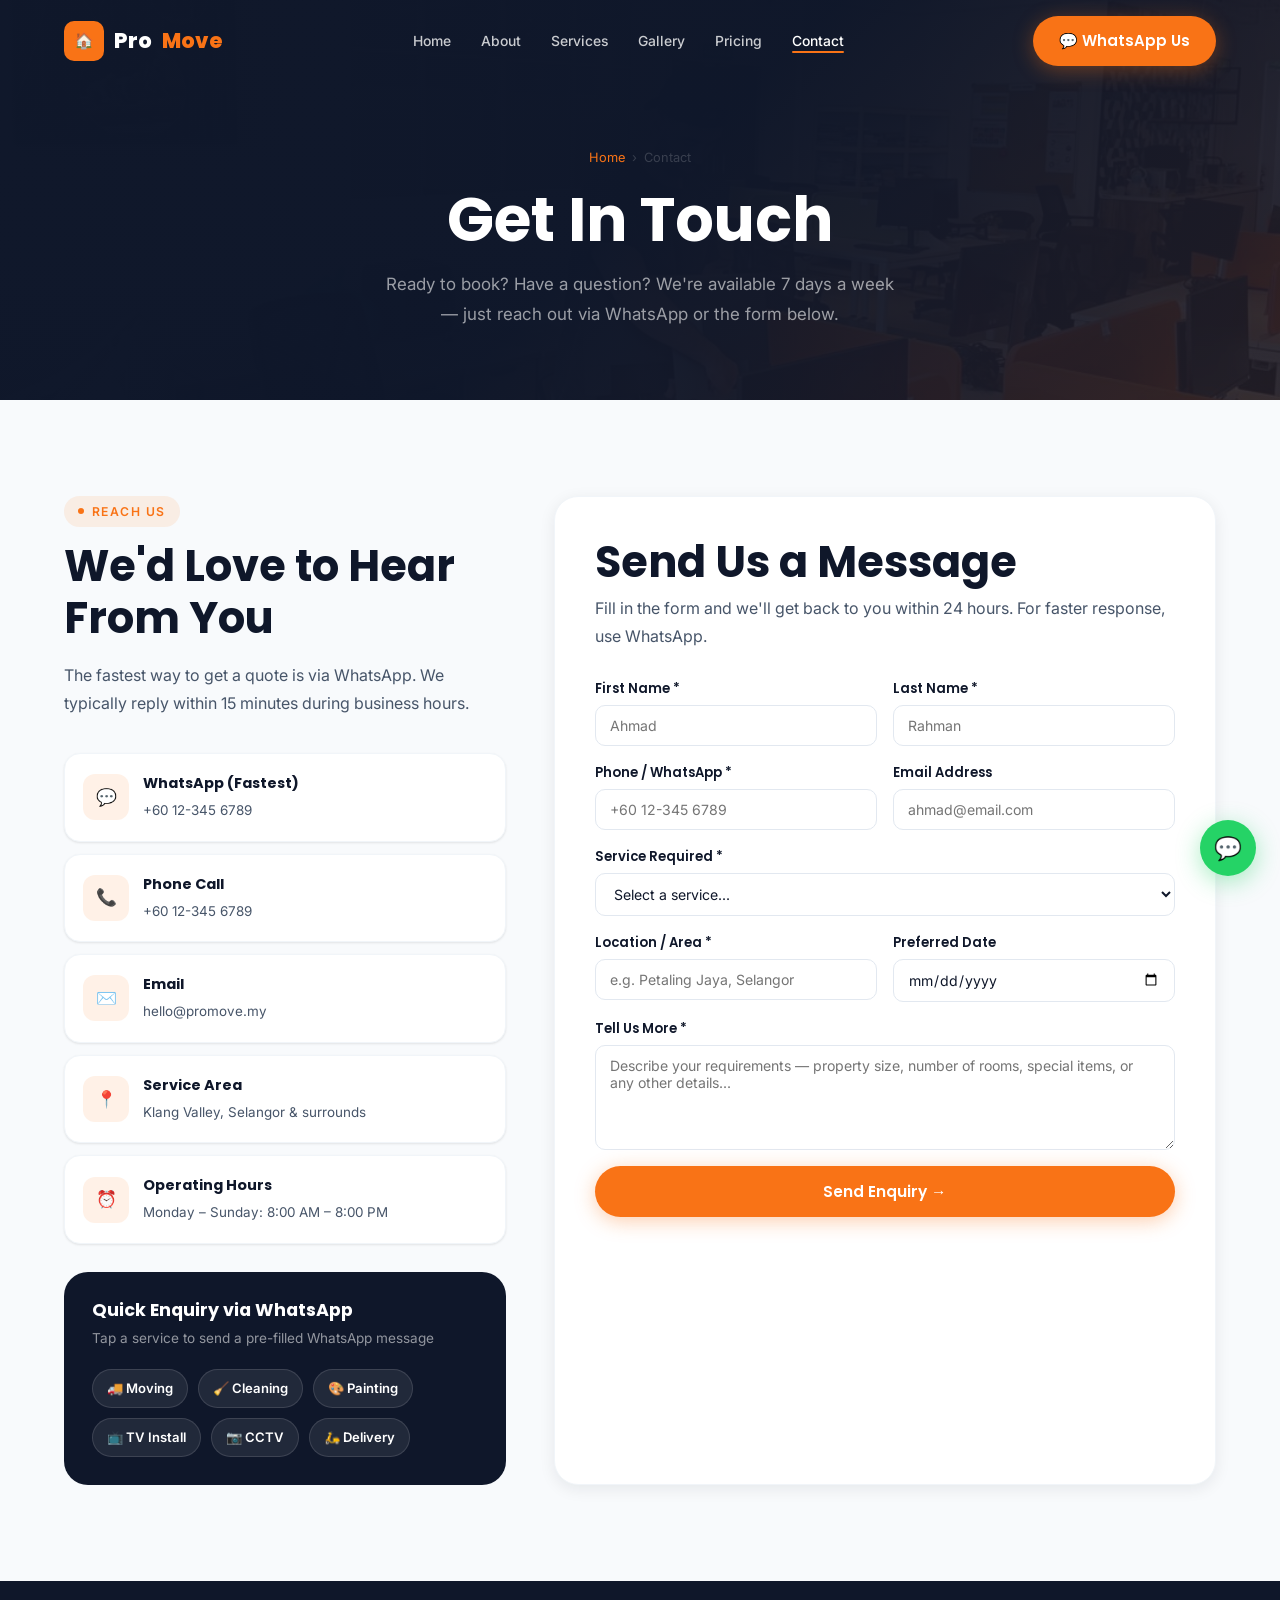
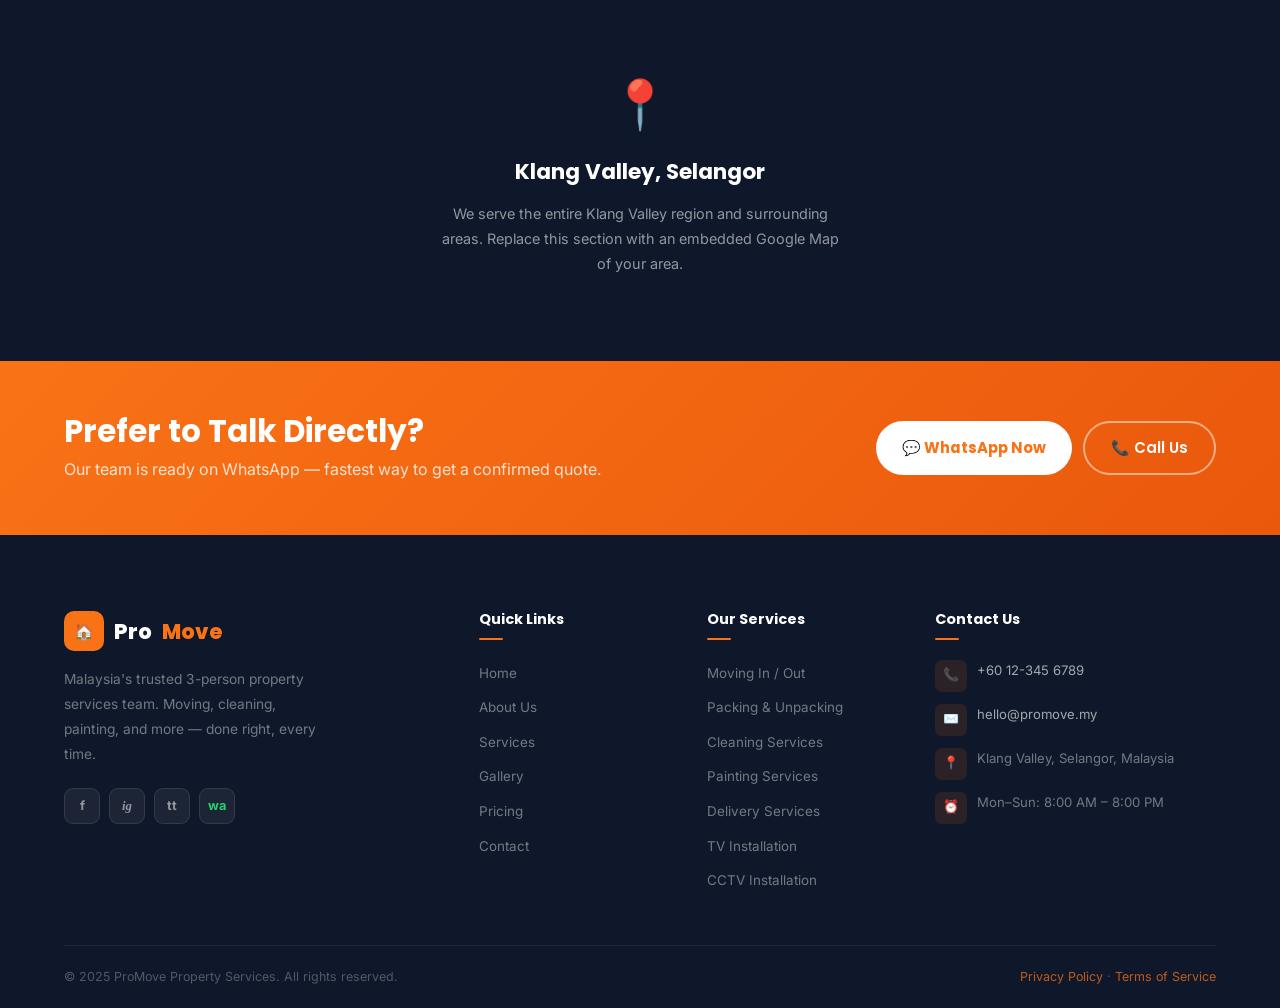
<file: contact.html>
<!DOCTYPE html>
<html lang="en">
<head>
  <meta charset="UTF-8" />
  <meta name="viewport" content="width=device-width, initial-scale=1.0" />
  <title>Contact ProMove — Free Quote for Property Services Malaysia</title>
  <meta name="description" content="Contact ProMove Property Services in Klang Valley. WhatsApp +60 12-345 6789 for a free quote on moving, cleaning, painting, TV or CCTV installation." />
  <meta name="robots" content="index, follow" />
  <link rel="canonical" href="https://www.promove.my/contact.html" />
  <meta name="description" content="Get in touch with ProMove. WhatsApp, call, or fill the form for a free quote on any property service." />
  <link rel="preconnect" href="https://fonts.googleapis.com" />
  <link rel="preconnect" href="https://fonts.gstatic.com" crossorigin />
  <link rel="stylesheet" href="https://fonts.googleapis.com/css2?family=Poppins:wght@400;500;600;700;800;900&family=Inter:wght@300;400;500;600&display=swap" />
  <link rel="stylesheet" href="style.css" />
</head>
<body>

  <!-- NAVBAR -->
  <nav class="navbar" id="navbar">
    <div class="container">
      <div class="nav-inner">
        <a href="index.html" class="nav-logo"><div class="nav-logo-icon">🏠</div>Pro<span>Move</span></a>
        <ul class="nav-links">
          <li><a href="index.html">Home</a></li>
          <li><a href="about.html">About</a></li>
          <li><a href="services.html">Services</a></li>
          <li><a href="gallery.html">Gallery</a></li>
          <li><a href="pricing.html">Pricing</a></li>
          <li><a href="contact.html">Contact</a></li>
        </ul>
        <a href="https://wa.me/60123456789" class="btn btn-primary nav-cta" target="_blank">💬 WhatsApp Us</a>
        <button class="hamburger" id="hamburger" aria-label="Menu"><span></span><span></span><span></span></button>
      </div>
    </div>
  </nav>
  <div class="mobile-menu" id="mobileMenu">
    <a href="index.html">Home</a><a href="about.html">About</a><a href="services.html">Services</a>
    <a href="gallery.html">Gallery</a><a href="pricing.html">Pricing</a><a href="contact.html">Contact</a>
    <a href="https://wa.me/60123456789" class="btn btn-primary" target="_blank">💬 WhatsApp Us</a>
  </div>

  <!-- PAGE HERO -->
  <section class="page-hero">
    <div class="page-hero-bg" style="background-image:url('[data-uri]'); background-size:cover; background-position:center;"></div>
    <div class="page-hero-overlay"></div>
    <div class="container">
      <div class="page-hero-content">
        <div class="breadcrumb"><a href="index.html">Home</a><span>›</span><span>Contact</span></div>
        <h1>Get In Touch</h1>
        <p>Ready to book? Have a question? We're available 7 days a week — just reach out via WhatsApp or the form below.</p>
      </div>
    </div>
  </section>

  <!-- CONTACT SECTION -->
  <section class="section contact-section">
    <div class="container">
      <div class="contact-grid">
        <!-- LEFT SIDE -->
        <div class="reveal-left">
          <span class="section-label">Reach Us</span>
          <h2 style="margin-bottom:16px">We'd Love to Hear From You</h2>
          <p style="margin-bottom:36px">The fastest way to get a quote is via WhatsApp. We typically reply within 15 minutes during business hours.</p>

          <div class="contact-info-cards">
            <div class="contact-card">
              <div class="contact-card-icon">💬</div>
              <div class="contact-card-text">
                <strong>WhatsApp (Fastest)</strong>
                <a href="https://wa.me/60123456789" target="_blank">+60 12-345 6789</a>
              </div>
            </div>
            <div class="contact-card">
              <div class="contact-card-icon">📞</div>
              <div class="contact-card-text">
                <strong>Phone Call</strong>
                <a href="tel:+60123456789">+60 12-345 6789</a>
              </div>
            </div>
            <div class="contact-card">
              <div class="contact-card-icon">✉️</div>
              <div class="contact-card-text">
                <strong>Email</strong>
                <a href="mailto:hello@promove.my">hello@promove.my</a>
              </div>
            </div>
            <div class="contact-card">
              <div class="contact-card-icon">📍</div>
              <div class="contact-card-text">
                <strong>Service Area</strong>
                <span>Klang Valley, Selangor &amp; surrounds</span>
              </div>
            </div>
            <div class="contact-card">
              <div class="contact-card-icon">⏰</div>
              <div class="contact-card-text">
                <strong>Operating Hours</strong>
                <span>Monday – Sunday: 8:00 AM – 8:00 PM</span>
              </div>
            </div>
          </div>

          <!-- QUICK WHATSAPP ACTIONS -->
          <div style="background:var(--navy); padding:28px; border-radius:var(--radius-lg);">
            <h3 style="color:white; margin-bottom:6px; font-size:1.1rem;">Quick Enquiry via WhatsApp</h3>
            <p style="color:rgba(255,255,255,.55); font-size:.85rem; margin-bottom:18px;">Tap a service to send a pre-filled WhatsApp message</p>
            <div style="display:flex; flex-wrap:wrap; gap:10px;">
              <a href="https://wa.me/60123456789?text=Hi%2C%20I%20need%20a%20Moving%20Service%20quote" target="_blank"
                 style="background:rgba(255,255,255,.08); color:white; padding:8px 14px; border-radius:100px; font-size:.82rem; font-weight:600; transition:all .3s; border:1px solid rgba(255,255,255,.12);">🚚 Moving</a>
              <a href="https://wa.me/60123456789?text=Hi%2C%20I%20need%20a%20Cleaning%20Service%20quote" target="_blank"
                 style="background:rgba(255,255,255,.08); color:white; padding:8px 14px; border-radius:100px; font-size:.82rem; font-weight:600; transition:all .3s; border:1px solid rgba(255,255,255,.12);">🧹 Cleaning</a>
              <a href="https://wa.me/60123456789?text=Hi%2C%20I%20need%20a%20Painting%20Service%20quote" target="_blank"
                 style="background:rgba(255,255,255,.08); color:white; padding:8px 14px; border-radius:100px; font-size:.82rem; font-weight:600; transition:all .3s; border:1px solid rgba(255,255,255,.12);">🎨 Painting</a>
              <a href="https://wa.me/60123456789?text=Hi%2C%20I%20need%20a%20TV%20Installation%20quote" target="_blank"
                 style="background:rgba(255,255,255,.08); color:white; padding:8px 14px; border-radius:100px; font-size:.82rem; font-weight:600; transition:all .3s; border:1px solid rgba(255,255,255,.12);">📺 TV Install</a>
              <a href="https://wa.me/60123456789?text=Hi%2C%20I%20need%20a%20CCTV%20Installation%20quote" target="_blank"
                 style="background:rgba(255,255,255,.08); color:white; padding:8px 14px; border-radius:100px; font-size:.82rem; font-weight:600; transition:all .3s; border:1px solid rgba(255,255,255,.12);">📷 CCTV</a>
              <a href="https://wa.me/60123456789?text=Hi%2C%20I%20need%20a%20Delivery%20Service%20quote" target="_blank"
                 style="background:rgba(255,255,255,.08); color:white; padding:8px 14px; border-radius:100px; font-size:.82rem; font-weight:600; transition:all .3s; border:1px solid rgba(255,255,255,.12);">🛵 Delivery</a>
            </div>
          </div>
        </div>

        <!-- RIGHT SIDE: FORM -->
        <div class="contact-form-wrap reveal-right">
          <h2>Send Us a Message</h2>
          <p>Fill in the form and we'll get back to you within 24 hours. For faster response, use WhatsApp.</p>
          <form id="contactForm" novalidate>
            <div class="form-row">
              <div class="form-group">
                <label for="firstName">First Name *</label>
                <input type="text" id="firstName" name="firstName" placeholder="Ahmad" required />
              </div>
              <div class="form-group">
                <label for="lastName">Last Name *</label>
                <input type="text" id="lastName" name="lastName" placeholder="Rahman" required />
              </div>
            </div>
            <div class="form-row">
              <div class="form-group">
                <label for="phone">Phone / WhatsApp *</label>
                <input type="tel" id="phone" name="phone" placeholder="+60 12-345 6789" required />
              </div>
              <div class="form-group">
                <label for="email">Email Address</label>
                <input type="email" id="email" name="email" placeholder="ahmad@email.com" />
              </div>
            </div>
            <div class="form-group">
              <label for="service">Service Required *</label>
              <select id="service" name="service" required>
                <option value="" disabled selected>Select a service...</option>
                <option value="moving">Moving In / Moving Out</option>
                <option value="packing">Packing &amp; Unpacking</option>
                <option value="cleaning">Cleaning Services</option>
                <option value="painting">Painting Services</option>
                <option value="delivery">Delivery Services</option>
                <option value="tv">TV Installation</option>
                <option value="cctv">CCTV Installation</option>
                <option value="multiple">Multiple Services / Package</option>
                <option value="other">Other / Not Sure</option>
              </select>
            </div>
            <div class="form-row">
              <div class="form-group">
                <label for="location">Location / Area *</label>
                <input type="text" id="location" name="location" placeholder="e.g. Petaling Jaya, Selangor" required />
              </div>
              <div class="form-group">
                <label for="date">Preferred Date</label>
                <input type="date" id="date" name="date" />
              </div>
            </div>
            <div class="form-group">
              <label for="message">Tell Us More *</label>
              <textarea id="message" name="message" placeholder="Describe your requirements — property size, number of rooms, special items, or any other details..." required></textarea>
            </div>
            <button type="submit" class="btn btn-primary form-submit">
              Send Enquiry →
            </button>
          </form>
        </div>
      </div>
    </div>
  </section>

  <!-- MAP PLACEHOLDER -->
  <section style="background:var(--gray-100); height:380px; position:relative; overflow:hidden;">
    <div style="position:absolute; inset:0; background:var(--navy); display:flex; align-items:center; justify-content:center; flex-direction:column; gap:16px;">
      <div style="font-size:3rem;">📍</div>
      <h3 style="color:white; font-family:var(--font-head);">Klang Valley, Selangor</h3>
      <p style="color:rgba(255,255,255,.55); text-align:center; max-width:400px; font-size:.9rem;">We serve the entire Klang Valley region and surrounding areas. Replace this section with an embedded Google Map of your area.</p>
      <!-- Replace this placeholder with: <iframe src="https://www.google.com/maps/embed?..." width="100%" height="380" style="border:0;" allowfullscreen loading="lazy"></iframe> -->
    </div>
  </section>

  <!-- CTA -->
  <section class="cta-bar">
    <div class="container">
      <div class="cta-bar-inner">
        <div>
          <h2>Prefer to Talk Directly?</h2>
          <p>Our team is ready on WhatsApp — fastest way to get a confirmed quote.</p>
        </div>
        <div class="cta-bar-actions">
          <a href="https://wa.me/60123456789" class="btn btn-white" target="_blank">💬 WhatsApp Now</a>
          <a href="tel:+60123456789" class="btn btn-outline-white">📞 Call Us</a>
        </div>
      </div>
    </div>
  </section>

  <!-- FOOTER -->
  <footer class="footer">
    <div class="container">
      <div class="footer-grid">
        <div class="footer-brand">
          <a href="index.html" class="nav-logo" style="margin-bottom:0"><div class="nav-logo-icon">🏠</div>Pro<span>Move</span></a>
          <p>Malaysia's trusted 3-person property services team. Moving, cleaning, painting, and more — done right, every time.</p>
          <div class="footer-socials">
            <a href="#" class="social-btn">f</a><a href="#" class="social-btn" style="font-family:serif;font-style:italic">ig</a>
            <a href="#" class="social-btn">tt</a><a href="https://wa.me/60123456789" class="social-btn" style="color:#25D366" target="_blank">wa</a>
          </div>
        </div>
        <div class="footer-col"><h4>Quick Links</h4><ul class="footer-links"><li><a href="index.html">Home</a></li><li><a href="about.html">About Us</a></li><li><a href="services.html">Services</a></li><li><a href="gallery.html">Gallery</a></li><li><a href="pricing.html">Pricing</a></li><li><a href="contact.html">Contact</a></li></ul></div>
        <div class="footer-col"><h4>Our Services</h4><ul class="footer-links"><li><a href="services.html">Moving In / Out</a></li><li><a href="services.html">Packing &amp; Unpacking</a></li><li><a href="services.html">Cleaning Services</a></li><li><a href="services.html">Painting Services</a></li><li><a href="services.html">Delivery Services</a></li><li><a href="services.html">TV Installation</a></li><li><a href="services.html">CCTV Installation</a></li></ul></div>
        <div class="footer-col"><h4>Contact Us</h4><div class="footer-contact"><div class="footer-contact-item"><div class="footer-contact-icon">📞</div><span><a href="tel:+60123456789">+60 12-345 6789</a></span></div><div class="footer-contact-item"><div class="footer-contact-icon">✉️</div><span><a href="mailto:hello@promove.my">hello@promove.my</a></span></div><div class="footer-contact-item"><div class="footer-contact-icon">📍</div><span>Klang Valley, Selangor, Malaysia</span></div><div class="footer-contact-item"><div class="footer-contact-icon">⏰</div><span>Mon–Sun: 8:00 AM – 8:00 PM</span></div></div></div>
      </div>
      <div class="footer-bottom">
        <p>© 2025 ProMove Property Services. All rights reserved.</p>
        <p><a href="#">Privacy Policy</a> · <a href="#">Terms of Service</a></p>
      </div>
    </div>
  </footer>

  <a href="https://wa.me/60123456789" class="wa-float" target="_blank" aria-label="WhatsApp">💬</a>
  <script src="script.js"></script>
</body>
</html>
</file>
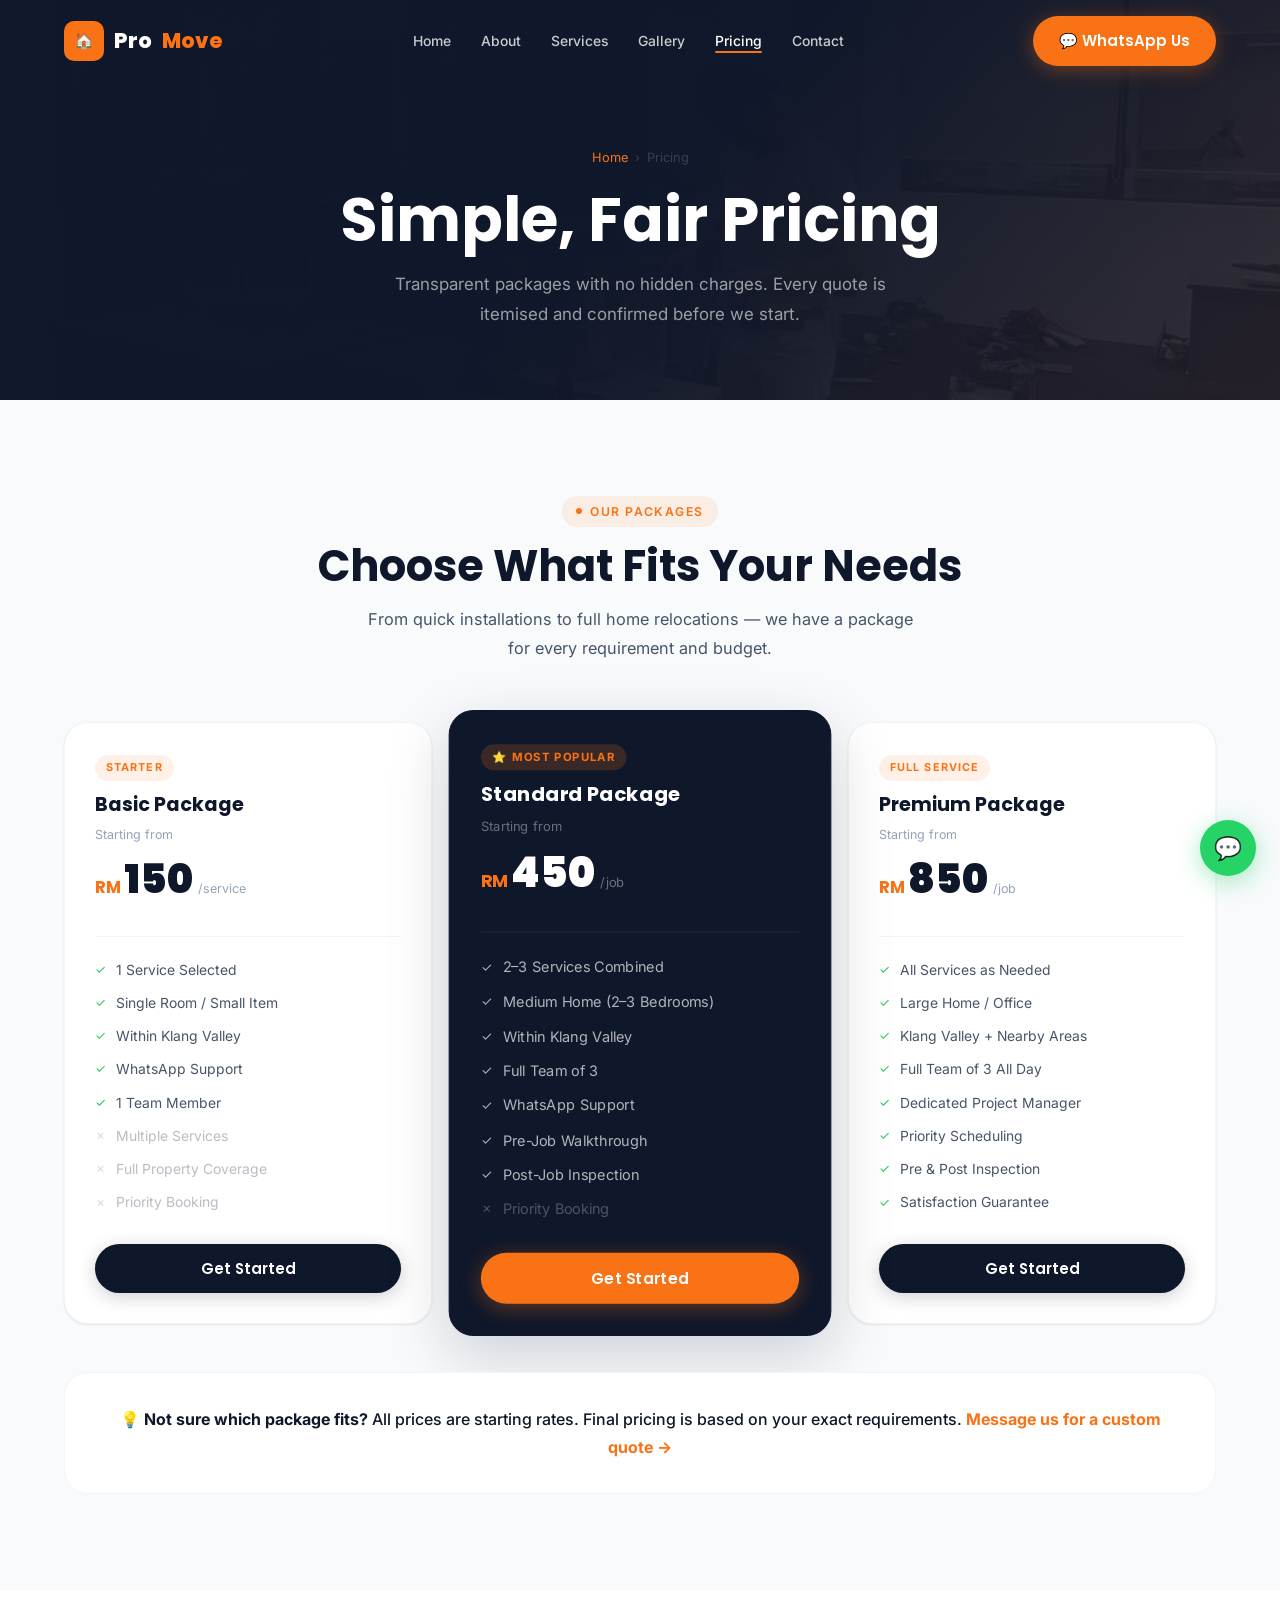
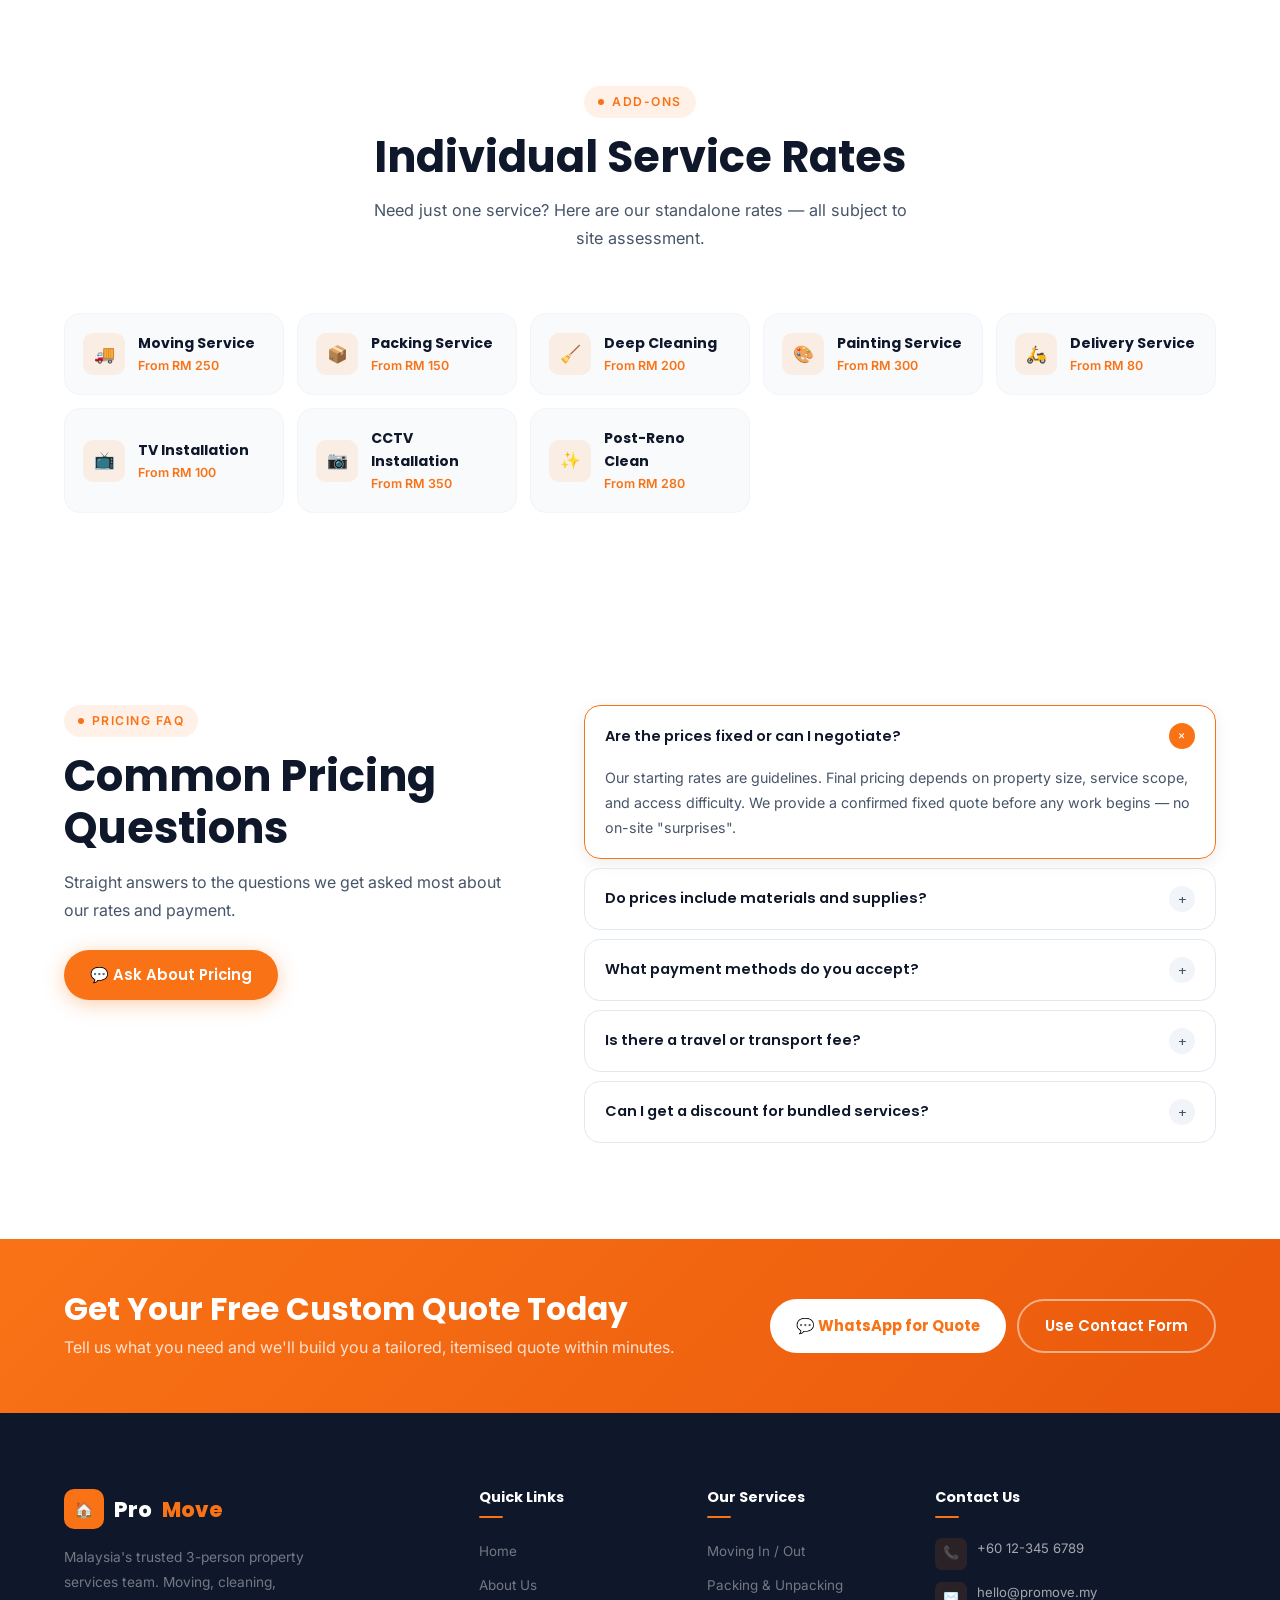
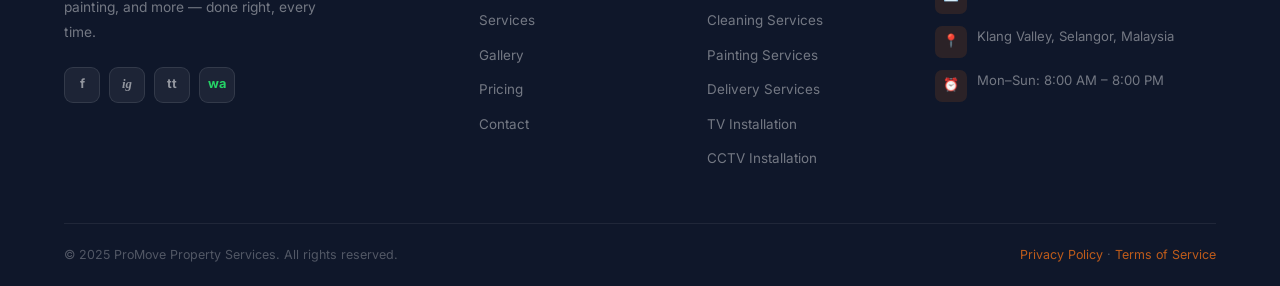
<file: pricing.html>
<!DOCTYPE html>
<html lang="en">
<head>
  <meta charset="UTF-8" />
  <meta name="viewport" content="width=device-width, initial-scale=1.0" />
  <title>Transparent Pricing for Property Services Malaysia | ProMove</title>
  <meta name="description" content="Honest pricing for moving, cleaning, painting, TV installation and CCTV services. No hidden fees. Starting from RM80. Free custom quote via WhatsApp." />
  <meta name="robots" content="index, follow" />
  <link rel="canonical" href="https://www.promove.my/pricing.html" />
  <meta name="description" content="Transparent, fair pricing for all property services. No hidden fees — what you see is what you pay." />
  <link rel="preconnect" href="https://fonts.googleapis.com" />
  <link rel="preconnect" href="https://fonts.gstatic.com" crossorigin />
  <link rel="stylesheet" href="https://fonts.googleapis.com/css2?family=Poppins:wght@400;500;600;700;800;900&family=Inter:wght@300;400;500;600&display=swap" />
  <link rel="stylesheet" href="style.css" />
</head>
<body>

  <!-- NAVBAR -->
  <nav class="navbar" id="navbar">
    <div class="container">
      <div class="nav-inner">
        <a href="index.html" class="nav-logo"><div class="nav-logo-icon">🏠</div>Pro<span>Move</span></a>
        <ul class="nav-links">
          <li><a href="index.html">Home</a></li>
          <li><a href="about.html">About</a></li>
          <li><a href="services.html">Services</a></li>
          <li><a href="gallery.html">Gallery</a></li>
          <li><a href="pricing.html">Pricing</a></li>
          <li><a href="contact.html">Contact</a></li>
        </ul>
        <a href="https://wa.me/60123456789" class="btn btn-primary nav-cta" target="_blank">💬 WhatsApp Us</a>
        <button class="hamburger" id="hamburger" aria-label="Menu"><span></span><span></span><span></span></button>
      </div>
    </div>
  </nav>
  <div class="mobile-menu" id="mobileMenu">
    <a href="index.html">Home</a><a href="about.html">About</a><a href="services.html">Services</a>
    <a href="gallery.html">Gallery</a><a href="pricing.html">Pricing</a><a href="contact.html">Contact</a>
    <a href="https://wa.me/60123456789" class="btn btn-primary" target="_blank">💬 WhatsApp Us</a>
  </div>

  <!-- PAGE HERO -->
  <section class="page-hero">
    <div class="page-hero-bg" style="background-image:url('[data-uri]'); background-size:cover; background-position:center;"></div>
    <div class="page-hero-overlay"></div>
    <div class="container">
      <div class="page-hero-content">
        <div class="breadcrumb"><a href="index.html">Home</a><span>›</span><span>Pricing</span></div>
        <h1>Simple, Fair Pricing</h1>
        <p>Transparent packages with no hidden charges. Every quote is itemised and confirmed before we start.</p>
      </div>
    </div>
  </section>

  <!-- PRICING -->
  <section class="section pricing-section">
    <div class="container">
      <div class="section-header reveal">
        <span class="section-label">Our Packages</span>
        <h2>Choose What Fits Your Needs</h2>
        <p>From quick installations to full home relocations — we have a package for every requirement and budget.</p>
      </div>
      <div class="pricing-grid reveal">
        <!-- Basic -->
        <div class="pricing-card">
          <div class="pricing-head">
            <div class="pricing-badge">Starter</div>
            <h3>Basic Package</h3>
            <div class="price-from">Starting from</div>
            <div class="pricing-price">
              <span class="price-currency">RM</span>
              <span class="price-num">150</span>
              <span class="price-unit">/service</span>
            </div>
          </div>
          <div class="pricing-divider"></div>
          <div class="pricing-features">
            <div class="pricing-feature"><span class="check">✓</span><span>1 Service Selected</span></div>
            <div class="pricing-feature"><span class="check">✓</span><span>Single Room / Small Item</span></div>
            <div class="pricing-feature"><span class="check">✓</span><span>Within Klang Valley</span></div>
            <div class="pricing-feature"><span class="check">✓</span><span>WhatsApp Support</span></div>
            <div class="pricing-feature"><span class="check">✓</span><span>1 Team Member</span></div>
            <div class="pricing-feature disabled"><span class="no">✗</span><span>Multiple Services</span></div>
            <div class="pricing-feature disabled"><span class="no">✗</span><span>Full Property Coverage</span></div>
            <div class="pricing-feature disabled"><span class="no">✗</span><span>Priority Booking</span></div>
          </div>
          <div class="pricing-cta">
            <a href="https://wa.me/60123456789?text=Hi%2C%20I%27m%20interested%20in%20the%20Basic%20Package" class="btn btn-dark" target="_blank">Get Started</a>
          </div>
        </div>

        <!-- Standard — FEATURED -->
        <div class="pricing-card featured">
          <div class="pricing-head">
            <div class="pricing-badge">⭐ Most Popular</div>
            <h3>Standard Package</h3>
            <div class="price-from">Starting from</div>
            <div class="pricing-price">
              <span class="price-currency">RM</span>
              <span class="price-num">450</span>
              <span class="price-unit">/job</span>
            </div>
          </div>
          <div class="pricing-divider"></div>
          <div class="pricing-features">
            <div class="pricing-feature"><span class="check">✓</span><span>2–3 Services Combined</span></div>
            <div class="pricing-feature"><span class="check">✓</span><span>Medium Home (2–3 Bedrooms)</span></div>
            <div class="pricing-feature"><span class="check">✓</span><span>Within Klang Valley</span></div>
            <div class="pricing-feature"><span class="check">✓</span><span>Full Team of 3</span></div>
            <div class="pricing-feature"><span class="check">✓</span><span>WhatsApp Support</span></div>
            <div class="pricing-feature"><span class="check">✓</span><span>Pre-Job Walkthrough</span></div>
            <div class="pricing-feature"><span class="check">✓</span><span>Post-Job Inspection</span></div>
            <div class="pricing-feature disabled"><span class="no">✗</span><span>Priority Booking</span></div>
          </div>
          <div class="pricing-cta">
            <a href="https://wa.me/60123456789?text=Hi%2C%20I%27m%20interested%20in%20the%20Standard%20Package" class="btn btn-primary" target="_blank">Get Started</a>
          </div>
        </div>

        <!-- Premium -->
        <div class="pricing-card">
          <div class="pricing-head">
            <div class="pricing-badge">Full Service</div>
            <h3>Premium Package</h3>
            <div class="price-from">Starting from</div>
            <div class="pricing-price">
              <span class="price-currency">RM</span>
              <span class="price-num">850</span>
              <span class="price-unit">/job</span>
            </div>
          </div>
          <div class="pricing-divider"></div>
          <div class="pricing-features">
            <div class="pricing-feature"><span class="check">✓</span><span>All Services as Needed</span></div>
            <div class="pricing-feature"><span class="check">✓</span><span>Large Home / Office</span></div>
            <div class="pricing-feature"><span class="check">✓</span><span>Klang Valley + Nearby Areas</span></div>
            <div class="pricing-feature"><span class="check">✓</span><span>Full Team of 3 All Day</span></div>
            <div class="pricing-feature"><span class="check">✓</span><span>Dedicated Project Manager</span></div>
            <div class="pricing-feature"><span class="check">✓</span><span>Priority Scheduling</span></div>
            <div class="pricing-feature"><span class="check">✓</span><span>Pre &amp; Post Inspection</span></div>
            <div class="pricing-feature"><span class="check">✓</span><span>Satisfaction Guarantee</span></div>
          </div>
          <div class="pricing-cta">
            <a href="https://wa.me/60123456789?text=Hi%2C%20I%27m%20interested%20in%20the%20Premium%20Package" class="btn btn-dark" target="_blank">Get Started</a>
          </div>
        </div>
      </div>

      <div class="reveal" style="text-align:center; margin-top:48px; padding:32px; background:var(--white); border-radius:var(--radius-lg); border:1px solid var(--gray-100);">
        <p style="font-size:1rem; color:var(--navy); font-weight:500; margin:0;">
          💡 <strong>Not sure which package fits?</strong> All prices are starting rates. Final pricing is based on your exact requirements. 
          <a href="https://wa.me/60123456789?text=Hi%2C%20I%27d%20like%20a%20custom%20quote" target="_blank" style="color:var(--orange); font-weight:700;">Message us for a custom quote →</a>
        </p>
      </div>
    </div>
  </section>

  <!-- ADD-ON SERVICES -->
  <section class="section pricing-addons">
    <div class="container">
      <div class="section-header reveal">
        <span class="section-label">Add-Ons</span>
        <h2>Individual Service Rates</h2>
        <p>Need just one service? Here are our standalone rates — all subject to site assessment.</p>
      </div>
      <div class="addon-grid">
        <div class="addon-card reveal">
          <div class="addon-icon">🚚</div>
          <div><div class="addon-label">Moving Service</div><div class="addon-price">From RM 250</div></div>
        </div>
        <div class="addon-card reveal reveal-delay-1">
          <div class="addon-icon">📦</div>
          <div><div class="addon-label">Packing Service</div><div class="addon-price">From RM 150</div></div>
        </div>
        <div class="addon-card reveal reveal-delay-2">
          <div class="addon-icon">🧹</div>
          <div><div class="addon-label">Deep Cleaning</div><div class="addon-price">From RM 200</div></div>
        </div>
        <div class="addon-card reveal reveal-delay-3">
          <div class="addon-icon">🎨</div>
          <div><div class="addon-label">Painting Service</div><div class="addon-price">From RM 300</div></div>
        </div>
        <div class="addon-card reveal reveal-delay-4">
          <div class="addon-icon">🛵</div>
          <div><div class="addon-label">Delivery Service</div><div class="addon-price">From RM 80</div></div>
        </div>
        <div class="addon-card reveal">
          <div class="addon-icon">📺</div>
          <div><div class="addon-label">TV Installation</div><div class="addon-price">From RM 100</div></div>
        </div>
        <div class="addon-card reveal reveal-delay-1">
          <div class="addon-icon">📷</div>
          <div><div class="addon-label">CCTV Installation</div><div class="addon-price">From RM 350</div></div>
        </div>
        <div class="addon-card reveal reveal-delay-2">
          <div class="addon-icon">✨</div>
          <div><div class="addon-label">Post-Reno Clean</div><div class="addon-price">From RM 280</div></div>
        </div>
      </div>
    </div>
  </section>

  <!-- FAQ (PRICING) -->
  <section class="section faq-section">
    <div class="container">
      <div class="faq-grid">
        <div class="faq-side reveal-left">
          <span class="section-label">Pricing FAQ</span>
          <h2>Common Pricing Questions</h2>
          <p>Straight answers to the questions we get asked most about our rates and payment.</p>
          <a href="https://wa.me/60123456789" class="btn btn-primary" target="_blank">💬 Ask About Pricing</a>
        </div>
        <div class="faq-list reveal-right">
          <div class="faq-item open">
            <div class="faq-question">Are the prices fixed or can I negotiate?<div class="faq-icon">+</div></div>
            <div class="faq-answer"><p>Our starting rates are guidelines. Final pricing depends on property size, service scope, and access difficulty. We provide a confirmed fixed quote before any work begins — no on-site "surprises".</p></div>
          </div>
          <div class="faq-item">
            <div class="faq-question">Do prices include materials and supplies?<div class="faq-icon">+</div></div>
            <div class="faq-answer"><p>It depends on the service. For cleaning, we bring our own supplies. For painting, paint cost is typically quoted separately based on your colour and area. We'll always specify what's included in your quote.</p></div>
          </div>
          <div class="faq-item">
            <div class="faq-question">What payment methods do you accept?<div class="faq-icon">+</div></div>
            <div class="faq-answer"><p>We accept cash, bank transfer (TnG / MayBank / CIMB / RHB), and DuitNow QR. A deposit may be required for large bookings, with the balance payable on completion.</p></div>
          </div>
          <div class="faq-item">
            <div class="faq-question">Is there a travel or transport fee?<div class="faq-icon">+</div></div>
            <div class="faq-answer"><p>No travel fee within Klang Valley. For jobs in Seremban, Selangor outskirts, or other states, a small travel surcharge may apply — which we'll communicate clearly in your quote.</p></div>
          </div>
          <div class="faq-item">
            <div class="faq-question">Can I get a discount for bundled services?<div class="faq-icon">+</div></div>
            <div class="faq-answer"><p>Yes! Booking multiple services together typically results in a better overall rate compared to booking each separately. Our Standard and Premium packages are designed exactly for this.</p></div>
          </div>
        </div>
      </div>
    </div>
  </section>

  <!-- CTA -->
  <section class="cta-bar">
    <div class="container">
      <div class="cta-bar-inner">
        <div>
          <h2>Get Your Free Custom Quote Today</h2>
          <p>Tell us what you need and we'll build you a tailored, itemised quote within minutes.</p>
        </div>
        <div class="cta-bar-actions">
          <a href="https://wa.me/60123456789?text=Hi%2C%20I%27d%20like%20a%20custom%20quote" class="btn btn-white" target="_blank">💬 WhatsApp for Quote</a>
          <a href="contact.html" class="btn btn-outline-white">Use Contact Form</a>
        </div>
      </div>
    </div>
  </section>

  <!-- FOOTER -->
  <footer class="footer">
    <div class="container">
      <div class="footer-grid">
        <div class="footer-brand">
          <a href="index.html" class="nav-logo" style="margin-bottom:0"><div class="nav-logo-icon">🏠</div>Pro<span>Move</span></a>
          <p>Malaysia's trusted 3-person property services team. Moving, cleaning, painting, and more — done right, every time.</p>
          <div class="footer-socials">
            <a href="#" class="social-btn">f</a><a href="#" class="social-btn" style="font-family:serif;font-style:italic">ig</a>
            <a href="#" class="social-btn">tt</a><a href="https://wa.me/60123456789" class="social-btn" style="color:#25D366" target="_blank">wa</a>
          </div>
        </div>
        <div class="footer-col"><h4>Quick Links</h4><ul class="footer-links"><li><a href="index.html">Home</a></li><li><a href="about.html">About Us</a></li><li><a href="services.html">Services</a></li><li><a href="gallery.html">Gallery</a></li><li><a href="pricing.html">Pricing</a></li><li><a href="contact.html">Contact</a></li></ul></div>
        <div class="footer-col"><h4>Our Services</h4><ul class="footer-links"><li><a href="services.html">Moving In / Out</a></li><li><a href="services.html">Packing &amp; Unpacking</a></li><li><a href="services.html">Cleaning Services</a></li><li><a href="services.html">Painting Services</a></li><li><a href="services.html">Delivery Services</a></li><li><a href="services.html">TV Installation</a></li><li><a href="services.html">CCTV Installation</a></li></ul></div>
        <div class="footer-col"><h4>Contact Us</h4><div class="footer-contact"><div class="footer-contact-item"><div class="footer-contact-icon">📞</div><span><a href="tel:+60123456789">+60 12-345 6789</a></span></div><div class="footer-contact-item"><div class="footer-contact-icon">✉️</div><span><a href="mailto:hello@promove.my">hello@promove.my</a></span></div><div class="footer-contact-item"><div class="footer-contact-icon">📍</div><span>Klang Valley, Selangor, Malaysia</span></div><div class="footer-contact-item"><div class="footer-contact-icon">⏰</div><span>Mon–Sun: 8:00 AM – 8:00 PM</span></div></div></div>
      </div>
      <div class="footer-bottom">
        <p>© 2025 ProMove Property Services. All rights reserved.</p>
        <p><a href="#">Privacy Policy</a> · <a href="#">Terms of Service</a></p>
      </div>
    </div>
  </footer>

  <a href="https://wa.me/60123456789" class="wa-float" target="_blank" aria-label="WhatsApp">💬</a>
  <script src="script.js"></script>
</body>
</html>
</file>
